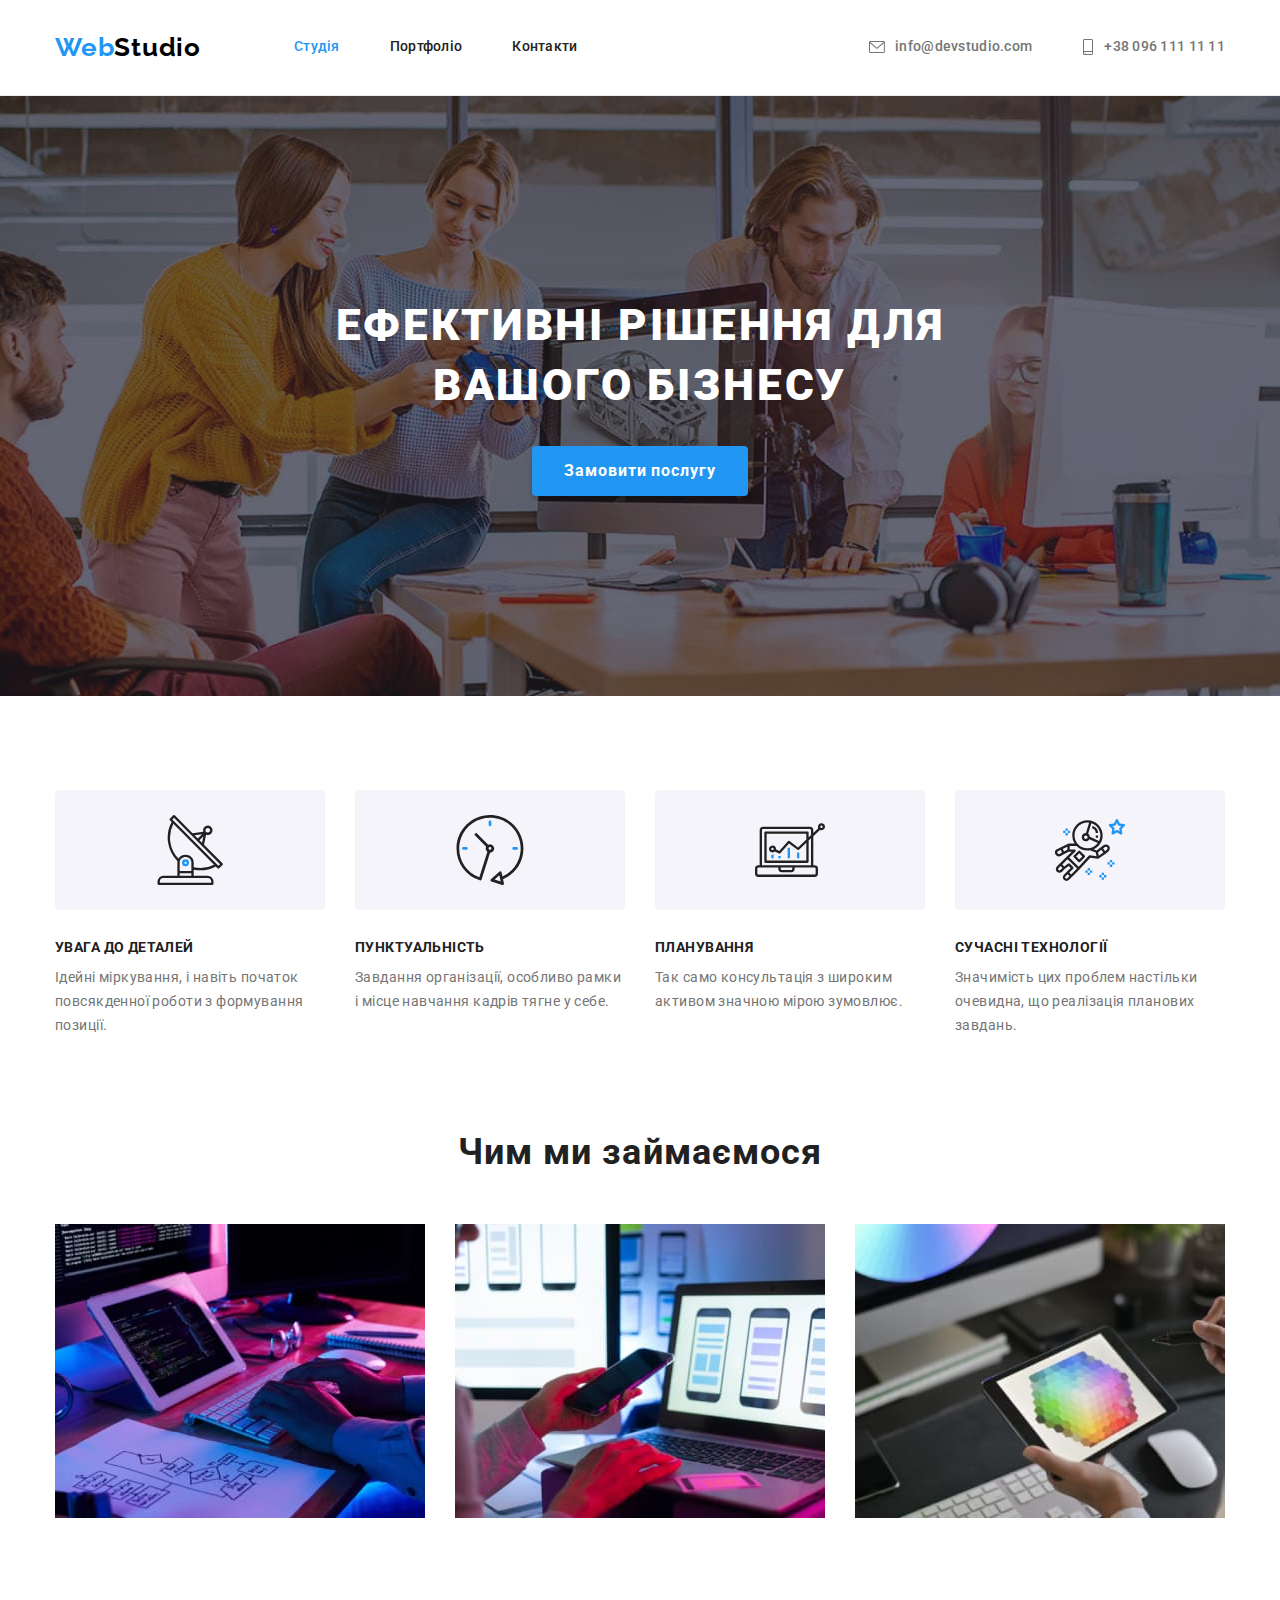
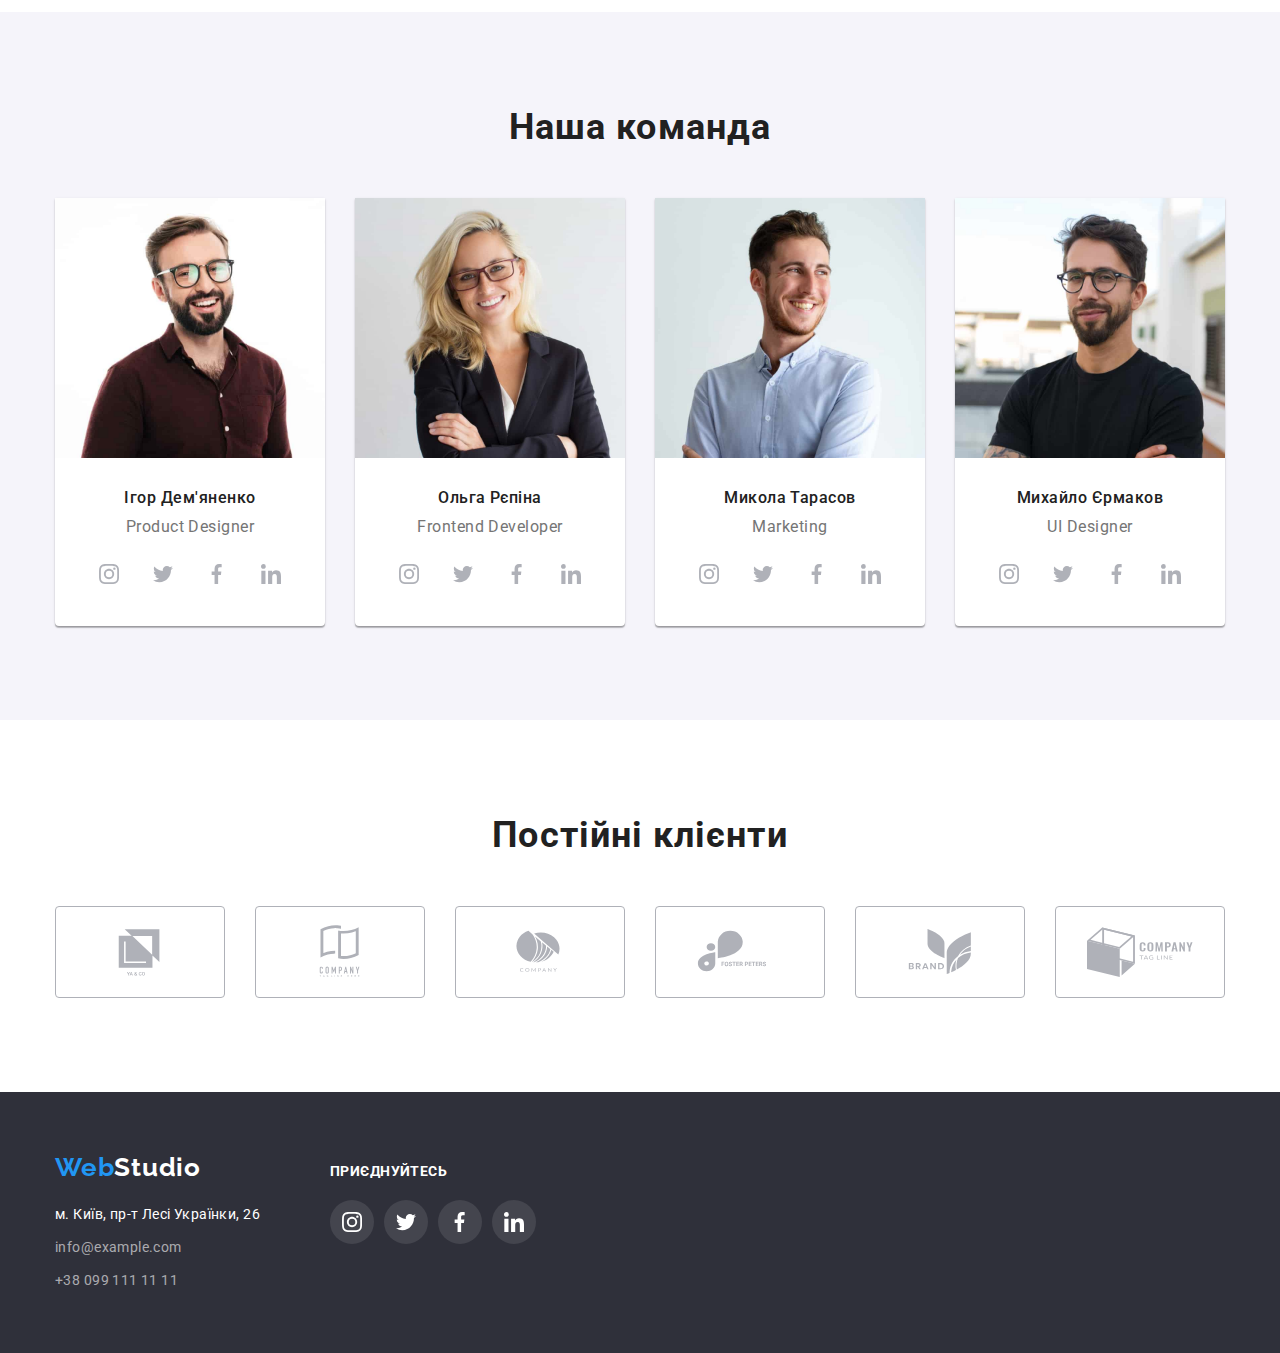
<file: index.html>
<!DOCTYPE html>
<html lang="uk">
	<head>
		<meta charset="UTF-8" />
		<meta http-equiv="X-UA-Compatible" content="IE=edge" />
		<meta name="viewport" content="width=device-width, initial-scale=1.0" />
		<title>WebStudio</title>
		<link rel="preconnect" href="https://fonts.googleapis.com" />
		<link rel="preconnect" href="https://fonts.gstatic.com" crossorigin />
		<link
			href="https://fonts.googleapis.com/css2?family=Raleway:wght@700&family=Roboto:wght@400;500;700;900&display=swap"
			rel="stylesheet"/>
		<link rel="stylesheet" href="https://cdnjs.cloudflare.com/ajax/libs/modern-normalize/1.1.0/modern-normalize.min.css" 
			integrity="sha512-wpPYUAdjBVSE4KJnH1VR1HeZfpl1ub8YT/NKx4PuQ5NmX2tKuGu6U/JRp5y+Y8XG2tV+wKQpNHVUX03MfMFn9Q==" 
			crossorigin="anonymous" 
			referrerpolicy="no-referrer" />
		<link rel="stylesheet" href="./css/styles.css" />
	</head>

<header class="header">

	<div class="container head-design">
				<a class="logo" href="./index.html">Web<span class="logo-black">Studio</span> </a>
				<nav>
					<ul class="header-navigation list">
						<li class="nav-item"><a href="./index.html" class="header-link current">Студія</a></li>
						<li class="nav-item"><a href="./portfolio.html" class="header-link">Портфоліо</a></li>
						<li class="nav-item"><a href="" class="header-link">Контакти</a></li>
					</ul>
				</nav>
				<ul class="header-nav list">
					<li class="nav-item">
						<a href="mailto:info@devstudio.com" class="header-adres mail" >
							<svg class="mail-icon" width="16" height="12">
							<use href="./images/icons.svg#icon-mail"></use> 
							</svg>
						info@devstudio.com</a>
					</li>
					<li class="nav-item">
						<a href="tel:+380961111111" class="header-adres tel">
							<svg class="mail-icon" width="12" height="16">
							<use href="./images/icons.svg#icon-smartphone"></use> 
							</svg>
							+38 096 111 11 11</a>
					</li>
				</ul>
	</div>
</header>

	<main>
	<section class="section hero-section">
		<h1 class="hero-title">Ефективні рішення для вашого бізнесу</h1>
					<button type="button" class="button">Замовити послугу</button>
			
	</section> 
	
			<section class="section original">
				<div class="container con-original">	
					<h2 class="visually-hidden">Особливості</h2>
					<ul class="original-list list">
						<li class="original-item">
							<div class="original-icon-fon"> 
								<svg class="original-icon"> 
									<use href="./images/icons.svg#icon-antenna">
									</use>
								</svg>
							</div>
							<h3 class="original-title">Увага до деталей</h3>
							<p class="original-pretitle pretitle">
								Ідейні міркування, і навіть початок повсякденної роботи з формування позиції.
							</p>
						</li>
						<li class="original-item">
							<div class="original-icon-fon"> 
								<svg class="original-icon"> 
									<use href="./images/icons.svg#icon-clock">
									</use>
								</svg>
							</div>							
							<h3 class="original-title">Пунктуальність</h3>
							<p class="original-pretitle">
								Завдання організації, особливо рамки і місце навчання кадрів тягне у себе.
							</p>
						</li>
						<li class="original-item">
							<div class="original-icon-fon"> 
								<svg class="original-icon"> 
									<use href="./images/icons.svg#icon-diagram">
									</use>
								</svg>
							</div>							
							<h3 class="original-title">Планування</h3>
							<p class="original-pretitle">Так само консультація з широким активом значною мірою зумовлює.</p>
						</li>
						<li class="original-item">
							<div class="original-icon-fon"> 
								<svg class="original-icon"> 
									<use href="./images/icons.svg#icon-astronaut">
									</use>
								</svg>
							</div>							
							<h3 class="original-title">Сучасні технології</h3>
							<p class="original-pretitle">
								Значимість цих проблем настільки очевидна, що реалізація планових завдань.
							</p>
						</li>
					</ul>
				</div>				
			</section>


<section class="section con-robota">
	<div class="container">
					<h2 class="robota-title title">Чим ми займаємося</h2>
					<ul class="robota-list list">
						<li class="robota-item">
							<img src="./images/img1.jpg" alt="Програмування на планшеті" width="370"/>
						</li>
						<li class="robota-item">
							<img src="./images/img2.jpg" alt="Разробка аплікацій на телефон" width="370"/>
						</li>
						<li class="robota-item">
							<img src="./images/img3.jpg" alt="Кольорова схема" width="370"/>
						</li>
					</ul>
	</div>				
</section>


<section class="section komanda">
	<div class="container con-komanda">					
		<h2 class="comanda-title title">Наша команда</h2>
					<ul class="comanda-list list">
						<li class="foto-item-fio">
							<img src="./images/igor.jpg" alt="фото Ігоря" width="270" />
						<div class="cont-fio">
							<h3 class="fio">Ігор Дем'яненко</h3>
							<p class="profesion" lang="en">Product Designer</p>
							<ul class="com-soc list">
								<li class="com-soc-item">
									<a href="https://www.instagram.com/"  target="_blank" rel="noopener nofollow noreferrer" class="com-soc-link link">
										<svg class="com-soc-icon">
											<use href="./images/icons.svg#icon-instagram">
											</use> 
										</svg>
									</a>
								</li>
								<li class="com-soc-item">
									<a href="https://twitter.com"  target="_blank" rel="noopener nofollow noreferrer" class="com-soc-link link">
										<svg class="com-soc-icon">
											<use href="./images/icons.svg#icon-twitter">
											</use> 
										</svg>
									</a>
								</li>
								<li class="com-soc-item">
									<a href="https://www.facebook.com/"  target="_blank" rel="noopener nofollow noreferrer" class="com-soc-link link">
										<svg class="com-soc-icon">
											<use href="./images/icons.svg#icon-facebook">
											</use> 
										</svg>
									</a>
								</li>
								<li class="com-soc-item">
									<a href="https://www.linkedin.com/"  target="_blank" rel="noopener nofollow noreferrer" class="com-soc-link link">
										<svg class="com-soc-icon">
											<use href="./images/icons.svg#icon-linkedin">
											</use> 
										</svg>
									</a>
								</li>
							</ul>
						</div>
						</li>
						<li class="foto-item-fio">
							<img src="./images/olga.jpg" alt="фото Ольги" width="270" />
						<div class="cont-fio">
							<h3 class="fio">Ольга Рєпіна</h3>
							<p class="profesion" lang="en">Frontend Developer</p>
							<ul class="com-soc list">
								<li class="com-soc-item">
									<a href="https://www.instagram.com/"  target="_blank" rel="noopener nofollow noreferrer" class="com-soc-link link">
										<svg class="com-soc-icon">
											<use href="./images/icons.svg#icon-instagram">
											</use> 
										</svg>
									</a>
								</li>
								<li class="com-soc-item">
									<a href="https://twitter.com"  target="_blank" rel="noopener nofollow noreferrer" class="com-soc-link link">
										<svg class="com-soc-icon">
											<use href="./images/icons.svg#icon-twitter">
											</use> 
										</svg>
									</a>
								</li>
								<li class="com-soc-item">
									<a href="https://www.facebook.com/"  target="_blank" rel="noopener nofollow noreferrer" class="com-soc-link link">
										<svg class="com-soc-icon">
											<use href="./images/icons.svg#icon-facebook">
											</use> 
										</svg>
									</a>
								</li>
								<li class="com-soc-item">
									<a href="https://www.linkedin.com/"  target="_blank" rel="noopener nofollow noreferrer" class="com-soc-link link">
										<svg class="com-soc-icon">
											<use href="./images/icons.svg#icon-linkedin">
											</use> 
										</svg>
									</a>
								</li>
							</ul>							
						</div>
						</li>
						<li class="foto-item-fio">
							<img src="./images/nikolay.jpg" alt="фото Миколи" width="270" />
						<div class="cont-fio">
							<h3 class="fio">Микола Тарасов</h3>
							<p class="profesion" lang="en">Marketing</p>
							<ul class="com-soc list">
								<li class="com-soc-item">
									<a href="https://www.instagram.com/"  target="_blank" rel="noopener nofollow noreferrer" class="com-soc-link link">
										<svg class="com-soc-icon">
											<use href="./images/icons.svg#icon-instagram">
											</use> 
										</svg>
									</a>
								</li>
								<li class="com-soc-item">
									<a href="https://twitter.com"  target="_blank" rel="noopener nofollow noreferrer" class="com-soc-link link">
										<svg class="com-soc-icon">
											<use href="./images/icons.svg#icon-twitter">
											</use> 
										</svg>
									</a>
								</li>
								<li class="com-soc-item">
									<a href="https://www.facebook.com/"  target="_blank" rel="noopener nofollow noreferrer" class="com-soc-link link">
										<svg class="com-soc-icon">
											<use href="./images/icons.svg#icon-facebook">
											</use> 
										</svg>
									</a>
								</li>
								<li class="com-soc-item">
									<a href="https://www.linkedin.com/"  target="_blank" rel="noopener nofollow noreferrer" class="com-soc-link link">
										<svg class="com-soc-icon">
											<use href="./images/icons.svg#icon-linkedin">
											</use> 
										</svg>
									</a>
								</li>
							</ul>							
						</div>
						</li>
						<li class="foto-item-fio">
							<img src="./images/mihail.jpg" alt="фото Михайла" width="270" />
						<div class="cont-fio">
							<h3 class="fio">Михайло Єрмаков</h3>
							<p class="profesion" lang="en">UI Designer</p>
							<ul class="com-soc list">
								<li class="com-soc-item">
									<a href="https://www.instagram.com/"  target="_blank" rel="noopener nofollow noreferrer" class="com-soc-link link">
										<svg class="com-soc-icon">
											<use href="./images/icons.svg#icon-instagram">
											</use> 
										</svg>
									</a>
								</li>
								<li class="com-soc-item">
									<a href="https://twitter.com"  target="_blank" rel="noopener nofollow noreferrer" class="com-soc-link link">
										<svg class="com-soc-icon">
											<use href="./images/icons.svg#icon-twitter">
											</use> 
										</svg>
									</a>
								</li>
								<li class="com-soc-item">
									<a href="https://www.facebook.com/"  target="_blank" rel="noopener nofollow noreferrer" class="com-soc-link link">
										<svg class="com-soc-icon">
											<use href="./images/icons.svg#icon-facebook">
											</use> 
										</svg>
									</a>
								</li>
								<li class="com-soc-item">
									<a href="https://www.linkedin.com/"  target="_blank" rel="noopener nofollow noreferrer" class="com-soc-link link">
										<svg class="com-soc-icon">
											<use href="./images/icons.svg#icon-linkedin">
											</use> 
										</svg>
									</a>
								</li>
							</ul>							
						</div>
						</li>
					</ul>
	</div>				
			</section>
			</main>

<section class="section clients">
	<div class="container">
	<h2 class="clients-title title">Постійні клієнти</h2>
<ul class="clients-list list">
<li class="clients-item">
	<a href="" class="clients-link">
	<svg class="clients-icon">
		<use href="./images/icons.svg#icon-ya">
		</use> 
		</svg>
	</a>
</li>
<li class="clients-item">
	<a href="" class="clients-link">
	<svg class="clients-icon">
		<use href="./images/icons.svg#icon-co">
		</use> 
		</svg>
	</a>
</li>
<li class="clients-item">
	<a href="" class="clients-link">
	<svg class="clients-icon">
		<use href="./images/icons.svg#icon-company3">
		</use> 
		</svg>
	</a>
</li>
<li class="clients-item">
	<a href="" class="clients-link">
	<svg class="clients-icon">
		<use href="./images/icons.svg#icon-fp">
		</use> 
		</svg>
	</a>
</li>
<li class="clients-item">
	<a href="" class="clients-link">
	<svg class="clients-icon">
		<use href="./images/icons.svg#icon-band">
		</use> 
		</svg>
	</a>
</li>
<li class="clients-item">
	<a href="" class="clients-link">
	<svg class="clients-icon">
		<use href="./images/icons.svg#icon-bag">
		</use> 
		</svg>
	</a>
</li>
</ul>
	</div>
</section>

<footer class="footer">
	<div class=" container">
			<div class="footer-nav-content">
					<a class="logo" href="./index.html">Web<span class="logo-white">Studio</span> </a>
					<address>
						<ul class="footer-adres list">
							<li class="footer-item">
								<a
									href="https://goo.gl/maps/RHjdxaCmpPA8mE757"
									target="_blank"
									rel="noopener noreferrer"
									class="karta"
								>
									м. Київ, пр-т Лесі Українки, 26
								</a>
							</li>
							<li class="footer-item">
								<a href="mailto:info@example.com" class="footer-akcent">info@example.com</a>
							</li>
							<li class="footer-item">
								<a href="tel:+380991111111" class="footer-akcent">+38 099 111 11 11</a>
							</li>
						</ul>
					</address>
			</div>
			<div class="footer-sosial">
				<h2 class="sosial-title">Приєднуйтесь</h2>
<ul class="footer-soc list">
								<li class="footer-soc-item">
									<a href="https://www.instagram.com/"  target="_blank" rel="noopener nofollow noreferrer" class="footer-soc-link link">
										<svg class="footer-soc-icon">
											<use href="./images/icons.svg#icon-instagram">
											</use> 
										</svg>
									</a>
								</li>
								<li class="footer-soc-item">
									<a href="https://twitter.com"  target="_blank" rel="noopener nofollow noreferrer" class="footer-soc-link link">
										<svg class="footer-soc-icon">
											<use href="./images/icons.svg#icon-twitter">
											</use> 
										</svg>
									</a>
								</li>
								<li class="footer-soc-item">
									<a href="https://www.facebook.com/"  target="_blank" rel="noopener nofollow noreferrer" class="footer-soc-link link">
										<svg class="footer-soc-icon">
											<use href="./images/icons.svg#icon-facebook">
											</use> 
										</svg>
									</a>
								</li>
								<li class="footer-soc-item">
									<a href="https://www.linkedin.com/"  target="_blank" rel="noopener nofollow noreferrer" class="footer-soc-link link">
										<svg class="footer-soc-icon">
											<use href="./images/icons.svg#icon-linkedin">
											</use> 
										</svg>
									</a>
								</li>
							</ul>							
						</div>
			</div>
		

</footer>
		
</body>
</html>
</file>
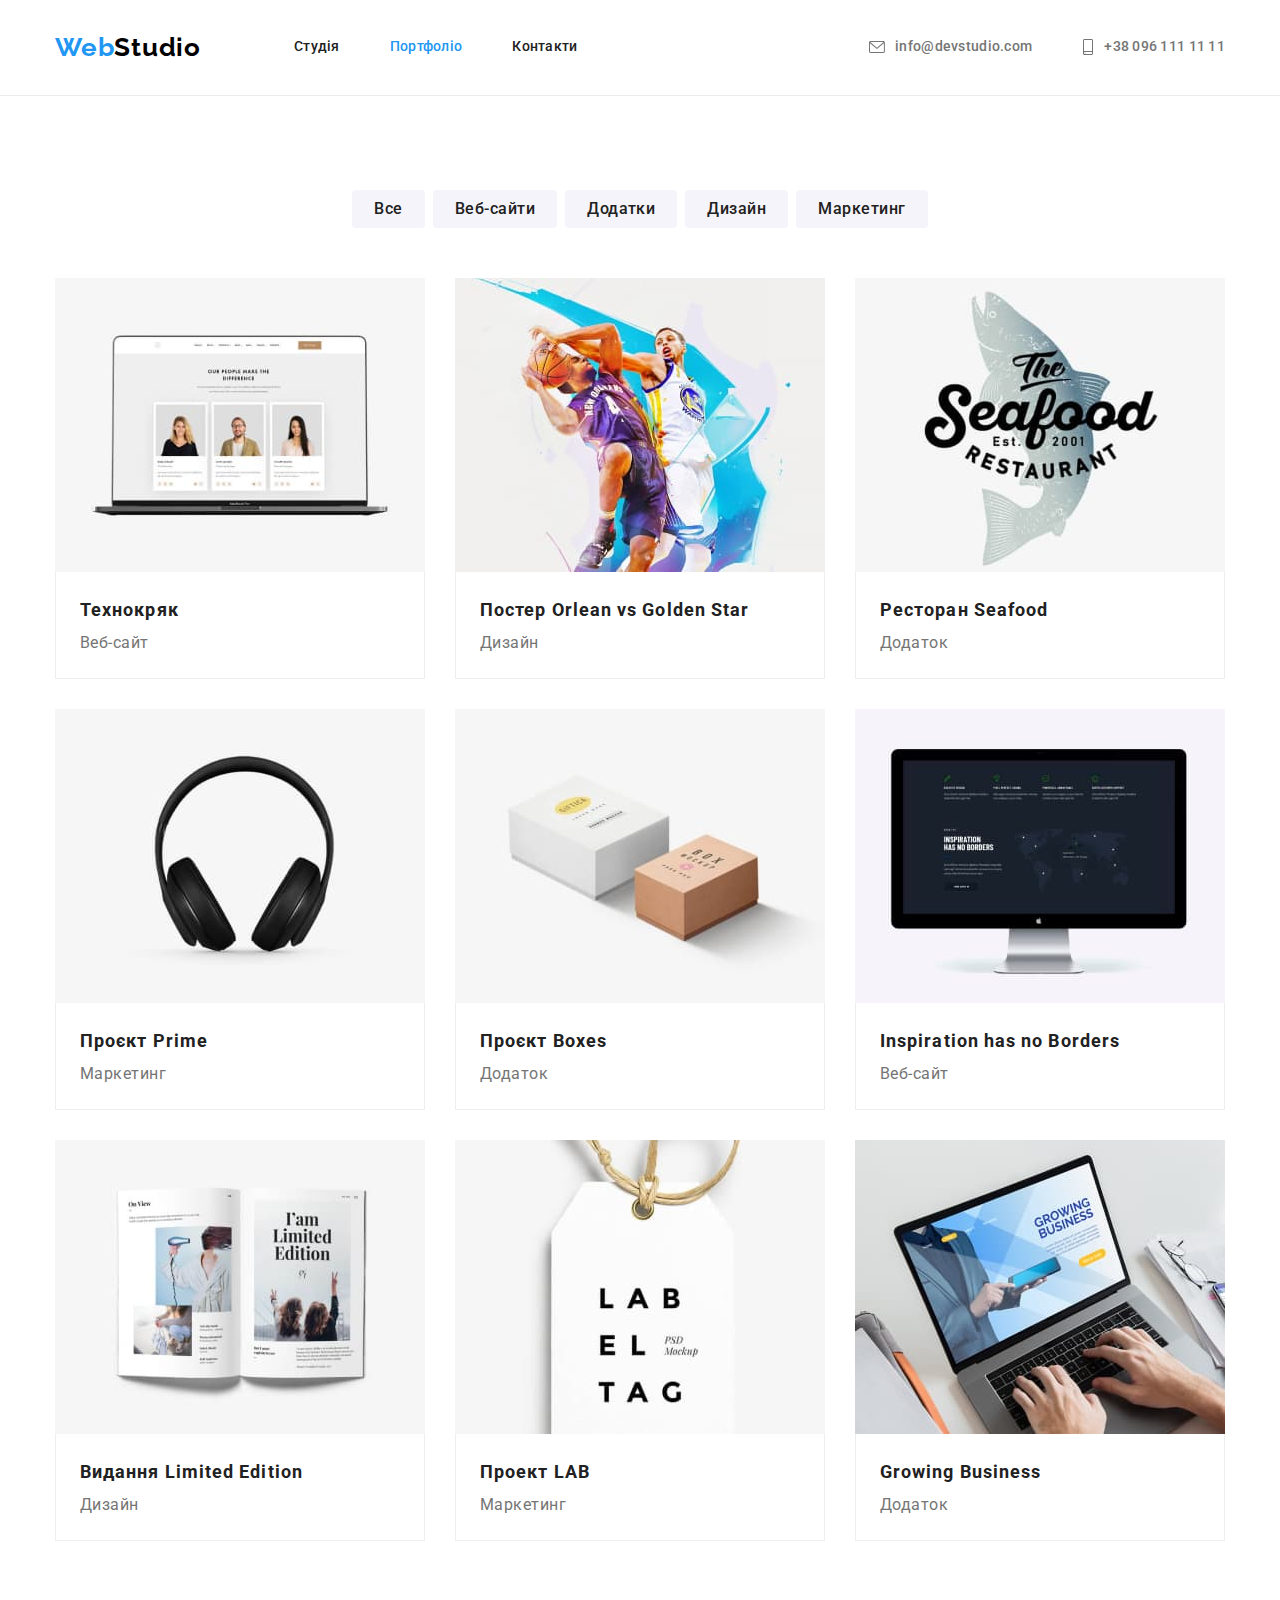
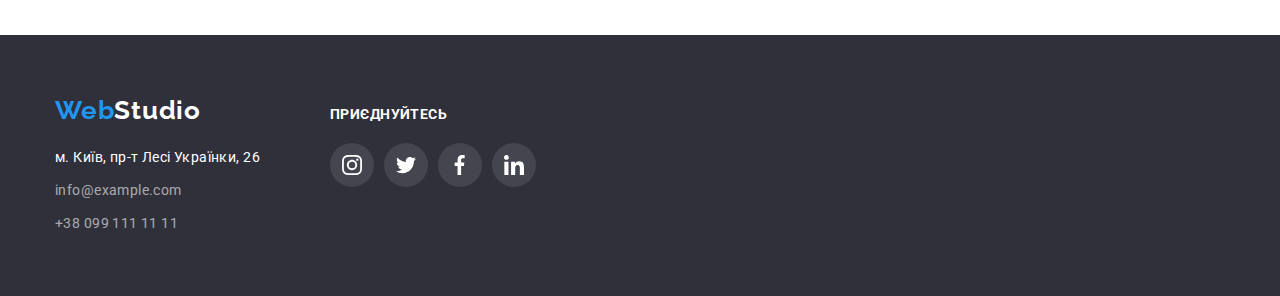
<file: portfolio.html>
<!DOCTYPE html>
<html lang="uk">
	<head>
		<meta charset="UTF-8" />
		<meta http-equiv="X-UA-Compatible" content="IE=edge" />
		<meta name="viewport" content="width=device-width, initial-scale=1.0" />
		<title>Portfolio</title>
		<link rel="preconnect" href="https://fonts.googleapis.com" />
		<link rel="preconnect" href="https://fonts.gstatic.com" crossorigin />
		<link
			href="https://fonts.googleapis.com/css2?family=Raleway:wght@700&family=Roboto:wght@400;500;700;900&display=swap"
			rel="stylesheet"
		/>
		<link
			rel="stylesheet"
			href="https://cdnjs.cloudflare.com/ajax/libs/modern-normalize/1.1.0/modern-normalize.min.css"
			integrity="sha512-wpPYUAdjBVSE4KJnH1VR1HeZfpl1ub8YT/NKx4PuQ5NmX2tKuGu6U/JRp5y+Y8XG2tV+wKQpNHVUX03MfMFn9Q=="
			crossorigin="anonymous"
			referrerpolicy="no-referrer"
		/>
		<link rel="stylesheet" href="./css/styles.css" />
	</head>

	<body>
		<header class="header">
			<div class="container head-design">
				<a class="logo" href="./index.html">Web<span class="logo-black">Studio</span> </a>
				<nav>
					<ul class="header-navigation list">
						<li class="nav-item"><a href="./index.html" class="header-link">Студія</a></li>
						<li class="nav-item"><a href="./portfolio.html" class="header-link current">Портфоліо</a></li>
						<li class="nav-item"><a href="" class="header-link">Контакти</a></li>
					</ul>
				</nav>
				<ul class="header-nav list">
					<li class="nav-item">
						<a href="mailto:info@devstudio.com" class="header-adres mail">
							<svg class="mail-icon" width="16" height="12">
								<use href="./images/icons.svg#icon-mail"></use>
							</svg>
							info@devstudio.com</a
						>
					</li>
					<li class="nav-item">
						<a href="tel:+380961111111" class="header-adres tel">
							<svg class="mail-icon" width="12" height="16">
								<use href="./images/icons.svg#icon-smartphone"></use>
							</svg>
							+38 096 111 11 11</a
						>
					</li>
				</ul>
			</div>
		</header>

		<main>
			<section class="portfolio section">
				<div class="container">
					<h1 class="visually-hidden">Портфоліо</h1>
					<ul class="portfolio-list list">
						<li class="port-btn"><button type="button" class="portfolio-filtr">Все</button></li>
						<li class="port-btn"><button type="button" class="portfolio-filtr">Веб-сайти</button></li>
						<li class="port-btn"><button type="button" class="portfolio-filtr">Додатки</button></li>
						<li class="port-btn"><button type="button" class="portfolio-filtr">Дизайн</button></li>
						<li class="port-btn"><button type="button" class="portfolio-filtr">Маркетинг</button></li>
					</ul>

					<ul class="portfolio-item">
						<li class="foto-item list port">
							<a href="" class="port-shad">
								<img src="./images/tekhno.jpg" alt="сайт на ноутбуці" width="370" />
								<div class="port-section">
									<h2 class="portfolio-title">Технокряк</h2>
									<p class="portfolio-pretitle">Веб-сайт</p>
								</div>
							</a>
						</li>
						<li class="foto-item list port">
							<a href="" class="port-shad">
								<img
									src="./images/new-orlean.jpg"
									alt=" два баскетболіста з м‘ячем на фоні розлитої синьої фарбою"
									width="370"
								/>
								<div class="port-section">
									<h2 class="portfolio-title">
										Постер
										<span lang="en">Orlean vs Golden Star</span>
									</h2>
									<p class="portfolio-pretitle">Дизайн</p>
								</div></a
							>
						</li>
						<li class="foto-item list port">
							<a href="" class="port-shad">
								<img src="./images/seafood.jpg" alt="логотип компанії - назва ресторану на фоні млюнку риби" />
								<div class="port-section">
									<h2 class="portfolio-title">
										Ресторан
										<span lang="en">Seafood</span>
									</h2>
									<p class="portfolio-pretitle">Додаток</p>
								</div></a
							>
						</li>
						<li class="foto-item list port">
							<a href="" class="port-shad">
								<img src="./images/prime.jpg" alt="чорні навушники на білому фоні" width="370" />
								<div class="port-section">
									<h2 class="portfolio-title">
										Проєкт
										<span lang="en">Prime</span>
									</h2>
									<p class="portfolio-pretitle">Маркетинг</p>
								</div></a
							>
						</li>
						<li class="foto-item list port">
							<a href="" class="port-shad">
								<img src="./images/boxes.jpg" alt="коробки на білому фоні, одна біла інша оранжова" width="370" />
								<div class="port-section">
									<h2 class="portfolio-title">
										Проєкт
										<span lang="en">Boxes</span>
									</h2>
									<p class="portfolio-pretitle">Додаток</p>
								</div></a
							>
						</li>
						<li class="foto-item list port">
							<a href="" class="port-shad">
								<img src="./images/borders.jpg" alt="монітор з відкритим сайтом" width="370" />
								<div class="port-section">
									<h2 class="portfolio-title" lang="en">Inspiration has no Borders</h2>
									<p class="portfolio-pretitle">Веб-сайт</p>
								</div></a
							>
						</li>
						<li class="foto-item list port">
							<a href="" class="port-shad">
								<img src="./images/edition.jpg" alt="книга" width="370" />
								<div class="port-section">
									<h2 class="portfolio-title">
										Видання
										<span lang="en">Limited Edition</span>
									</h2>
									<p class="portfolio-pretitle">Дизайн</p>
								</div></a
							>
						</li>
						<li class="foto-item list port">
							<a href="" class="port-shad">
								<img src="./images/lab.jpg" alt="етікетка-логотип" width="370" />
								<div class="port-section">
									<h2 class="portfolio-title">
										Проект
										<span lang="en">LAB</span>
									</h2>
									<p class="portfolio-pretitle">Маркетинг</p>
								</div></a
							>
						</li>
						<li class="foto-item list port">
							<a href="" class="port-shad">
								<img src="./images/business.jpg" alt="сайт відкритий на ноутбуці" width="370" />
								<div class="port-section">
									<h2 class="portfolio-title" lang="en">Growing Business</h2>
									<p class="portfolio-pretitle">Додаток</p>
								</div></a
							>
						</li>
					</ul>
				</div>
			</section>
		</main>

		<footer class="footer">
			<div class="container">
				<div class="footer-nav-content">
					<a class="logo" href="./index.html">Web<span class="logo-white">Studio</span> </a>
					<address>
						<ul class="footer-adres list">
							<li class="footer-item">
								<a href="https://goo.gl/maps/RHjdxaCmpPA8mE757" target="_blank" rel="noopener noreferrer" class="karta">
									м. Київ, пр-т Лесі Українки, 26
								</a>
							</li>
							<li class="footer-item">
								<a href="mailto:info@example.com" class="footer-akcent">info@example.com</a>
							</li>
							<li class="footer-item">
								<a href="tel:+380991111111" class="footer-akcent">+38 099 111 11 11</a>
							</li>
						</ul>
					</address>
				</div>
				<div class="footer-sosial">
					<h2 class="sosial-title">Приєднуйтесь</h2>
					<ul class="footer-soc list">
						<li class="footer-soc-item">
							<a
								href="https://www.instagram.com/"
								target="_blank"
								rel="noopener nofollow noreferrer"
								class="footer-soc-link link"
							>
								<svg class="footer-soc-icon">
									<use href="./images/icons.svg#icon-instagram"></use>
								</svg>
							</a>
						</li>
						<li class="footer-soc-item">
							<a
								href="https://twitter.com"
								target="_blank"
								rel="noopener nofollow noreferrer"
								class="footer-soc-link link"
							>
								<svg class="footer-soc-icon">
									<use href="./images/icons.svg#icon-twitter"></use>
								</svg>
							</a>
						</li>
						<li class="footer-soc-item">
							<a
								href="https://www.facebook.com/"
								target="_blank"
								rel="noopener nofollow noreferrer"
								class="footer-soc-link link"
							>
								<svg class="footer-soc-icon">
									<use href="./images/icons.svg#icon-facebook"></use>
								</svg>
							</a>
						</li>
						<li class="footer-soc-item">
							<a
								href="https://www.linkedin.com/"
								target="_blank"
								rel="noopener nofollow noreferrer"
								class="footer-soc-link link"
							>
								<svg class="footer-soc-icon">
									<use href="./images/icons.svg#icon-linkedin"></use>
								</svg>
							</a>
						</li>
					</ul>
				</div>
			</div>
		</footer>
	</body>
</html>
</file>
<file: css/styles.css>
/*основа*/
:root {
	--fon-akcent: #2f303a;
	--white-color: #ffffff;
	--fon-color: #f5f5f5;
	--primary-text-color: #212121;
	--pretitle-color: #757575;
	--akcent-color: #2196f3;
}

html {
	box-sizing: border-box;
}

* {
	box-sizing: inherit;
	margin: 0px;
	padding: 0px;
}

body {
	font-family: "Roboto", sans-serif;
	color: var(--primary-text-color);
}
ul {
	padding-left: 0px;
}

h1,
h2,
h3,
h4,
h5,
p {
	margin-top: 0px;
	margin-bottom: 0px;
}
img {
	display: block;
	max-width: 100%;
	height: auto;
}
.container {
	width: 1200px;
	padding-left: 15px;
	padding-right: 15px;
	margin: 0px auto;
	/* outline: 2px solid tomato; */
}

.section {
	padding: 94px 0 94px 0;
}

/*лого з варіантами*/
.logo {
	font-family: "Raleway", sans-serif;
	font-weight: 700;
	font-size: 26px;
	line-height: 1.19;
	letter-spacing: 0.03em;
	color: var(--akcent-color);
	text-decoration: none;
	margin-right: 93px;
}

.logo-black {
	color: #000000;
}

.logo-white {
	color: var(--white-color);
}

/*Хедер*/
.head-design {
	display: flex;
	align-items: center;
}

.header {
	border-bottom: 1px solid #ececec;
}

.header .logo {
	padding-top: 32px;
	padding-bottom: 32px;
}

/*Навігація хедер*/
.list {
	list-style: none;

	margin-top: 0px;
	margin-bottom: 0;
}

.header-navigation,
.header-nav {
	display: flex;
	gap: 50px;
}

.header-link,
.header-adres {
	font-weight: 500;
	font-size: 14px;
	line-height: 1.14;
	letter-spacing: 0.02em;
	text-decoration: none;

	display: block;
}

.header-link {
	color: var(--primary-text-color);
}
.header-adres {
	color: var(--pretitle-color);
	fill: var(--akcent-color);
}
.header-link:hover,
.header-link:focus,
.header-adres:hover,
.header-adres:focus {
	color: var(--akcent-color);
}

.header-link.current {
	color: var(--akcent-color);
}
.header-nav {
	margin-left: auto;
}
.header-adres.mail,
.header-adres.tel {
	display: flex;
	align-items: center;
	gap: 10px;
	fill: var(--pretitle-color);
}

.header-adres:hover .mail-icon,
.header-adres:focus .mail-icon,
.header-adres:hover .tel-icon,
.header-adres:focus .tel-icon {
	fill: currentColor;
}

/*Футер*/
.footer {
	background-color: var(--fon-akcent);

	font-size: 14px;
	line-height: 1.71;
	letter-spacing: 0.03em;
	padding-top: 60px;
	padding-bottom: 60px;
}
.karta,
.footer-akcent {
	font-style: normal;

	text-decoration: none;
	cursor: default;
}
.karta {
	color: var(--white-color);
}
.footer-akcent {
	color: hsla(0, 0%, 100%, 0.6);
}
.karta:hover,
.karta:focus,
.footer-akcent:hover,
.footer-akcent:focus {
	color: var(--akcent-color);
}
.footer .logo {
	display: block;
	margin-bottom: 20px;
	margin-right: 0px;
}

.footer-item:not(:last-child) {
	margin-bottom: 9px;
}

.sosial-title {
	font-weight: 700;
	font-size: 14px;
	line-height: 1.14;
	letter-spacing: 0.03em;
	text-transform: uppercase;
	color: var(--white-color);
	margin-bottom: 20px;
}

.footer-soc-link {
	width: 44px;
	height: 44px;
	border-radius: 50%;
	background: rgba(255, 255, 255, 0.1);
	display: flex;
	align-items: center;
	justify-content: center;
	color: var(--white-color);
}

.footer-soc-icon {
	width: 20px;
	height: 20px;
	fill: currentColor;
}

.footer-soc {
	display: flex;
	gap: 10px;
}

.footer-soc-link:hover,
.footer-soc-link:focus {
	background-color: var(--akcent-color);
}

.footer .container {
	display: flex;
	align-items: baseline;
	gap: 70px;
}
/* ============Studio Page=============== */
/*Герой*/
.hero-section {
	padding-top: 200px;
	padding-bottom: 200px;
	text-align: center;
	max-width: 1600px;
	background-image: linear-gradient(rgba(47, 48, 58, 0.4), rgba(47, 48, 58, 0.4)), url("../images/hero.jpg");
	background-repeat: no-repeat;
	background-position: center;
	background-size: cover;
	margin-left: auto;
	margin-right: auto;
	background-color: var(--fon-akcent); /*если фон не прогрузился*/
}

.hero-title {
	color: var(--white-color);
	text-align: center;
	font-weight: 900;
	font-size: 44px;
	line-height: 1.36;
	letter-spacing: 0.06em;
	text-transform: uppercase;
	max-width: 696px;
	margin: 0 auto;
	margin-bottom: 30px;
}

/*Кнопка*/
.button {
	display: inline-block;
	box-sizing: border-box;
	background-color: var(--akcent-color);

	font-family: inherit;
	font-size: 16px;
	font-weight: 700;
	line-height: 1.88;
	letter-spacing: 0.06em;
	text-align: center;
	color: var(--white-color);

	box-shadow: 0px 4px 4px rgba(0, 0, 0, 0.15);
	border-radius: 4px;
	border: none;

	padding: 10px 32px;
}

.button:focus,
.button:hover {
	background-color: #188ce8;
}

/*Секція Особливості*/
.original {
	background-color: var(--white-color);
}
.visually-hidden {
	position: absolute;
	width: 1px;
	height: 1px;
	margin: -1px;
	border: 0;
	padding: 0;
	white-space: nowrap;
	clip-path: inset(100%);
	clip: rect(0 0 0 0);
	overflow: hidden;
}

.original-list {
	display: flex;
	flex-wrap: wrap;
}

.original-item {
	width: calc((100% - 90px) / 4);
	/* justify-content: space-between; */
}
/*вот тут внимание*/
.original-item + .original-item {
	margin-left: 30px;
}

.original-icon-fon {
	height: 120px;
	background-color: #f5f4fa;
	border-radius: 4px;
	margin-bottom: 30px;
	display: flex;
	justify-content: center;
	align-items: center;
}

.original-icon {
	width: 70px;
	height: 70px;
}

.original-title {
	font-weight: 700;
	font-size: 14px;
	line-height: 1.14;
	letter-spacing: 0.03em;
	text-transform: uppercase;
	margin-bottom: 10px;
}

.original-pretitle {
	font-size: 14px;
	line-height: 1.71;
	letter-spacing: 0.03em;

	color: var(--pretitle-color);
}

.con-robota {
	padding-top: 0;
}
.robota-item {
	width: calc((100% - 60px) / 3);
}
.comanda-title,
.robota-title,
.clients-title {
	margin-bottom: 50px;
	text-align: center;
}

/*Работы*/
.robota-list {
	display: flex;
	gap: 30px;
}

.title {
	font-weight: 700;
	font-size: 36px;
	line-height: 1.17;
	letter-spacing: 0.03em;
	color: var(--primary-text-color);
}

/*Команда*/
.komanda {
	background-color: #f5f4fa;
	text-align: center;
}

.comanda-list {
	display: flex;
	flex-wrap: wrap;
	gap: 30px;
}

.foto-item-fio {
	width: calc((100% - 90px) / 4);
	background-color: var(--white-color);
	box-shadow: 0px 1px 3px rgba(0, 0, 0, 0.12), 0px 1px 1px rgba(0, 0, 0, 0.14), 0px 2px 1px rgba(0, 0, 0, 0.2);
	border-radius: 0px 0px 4px 4px;
}

.fio {
	font-weight: 500;
	font-size: 16px;

	line-height: 1.19;
	letter-spacing: 0.03em;

	color: var(--primary-text-color);
}

.profesion {
	line-height: 1.19;
	letter-spacing: 0.03em;

	color: var(--pretitle-color);

	margin-bottom: 16px;
}

.fio {
	margin-bottom: 10px;
}
.cont-fio {
	padding: 30px 5px;
}

.com-soc {
	display: flex;
	gap: 10px;
	justify-content: center;
}

.com-soc-link {
	width: 44px;
	height: 44px;
	border-radius: 50%;
	background: var(--white-color);
	display: flex;
	align-items: center;
	justify-content: center;
	color: var(--white-color);
}

.com-soc-link:hover,
.com-soc-link:focus {
	background-color: var(--akcent-color);
}
.com-soc-icon {
	width: 20px;
	height: 20px;
	fill: #afb1b8;
}

.com-soc-link:hover .com-soc-icon,
.com-soc-link:focus .com-soc-icon {
	fill: currentColor;
}

/*Наши клиенты*/
.clients-list {
	display: flex;
	gap: 30px;
}
.clients-item {
	width: 170px;
	height: 92px;
}

.clients-link {
	width: 100%;
	height: 100%;
	color: var(--akcent-color);
	border: 1px solid #afb1b8;
	border-radius: 4px;
	display: flex;
	align-items: center;
	justify-content: center;
}
.clients-icon {
	width: 106px;
	height: 60px;
	fill: #afb1b8;
}

.clients-link:hover .clients-icon,
.clients-link:focus .clients-icon {
	fill: currentColor;
}
.clients-link:hover,
.clients-link:focus {
	border: 1px solid currentColor;
}

/* ==========================-Portfolio Page============================ */

/*Фільтр*/
.portfolio-filtr {
	background-color: #f5f4fa;

	font-family: inherit;
	font-weight: 500;
	font-size: 16px;
	line-height: 1.63;
	letter-spacing: 0.03em;
	text-align: center;

	color: var(--primary-text-color);
	cursor: pointer;
	border: none;

	border-radius: 4px;

	display: block;
	padding: 6px 22px;
}

.portfolio-filtr:hover,
.portfolio-filtr:focus {
	background-color: var(--akcent-color);
	text-decoration: underline solid var(--akcent-color);
	color: var(--white-color);

	box-shadow: 0px 3px 1px rgba(0, 0, 0, 0.1), 0px 1px 2px rgba(0, 0, 0, 0.08), 0px 2px 2px rgba(0, 0, 0, 0.12);
}

/*Приклади*/
.port-shad {
	text-decoration: none;
	display: block;
}
.port-shad:hover,
.port-shad:focus {
	box-shadow: 0px 1px 1px rgba(0, 0, 0, 0.12), 0px 4px 4px rgba(0, 0, 0, 0.06), 1px 4px 6px rgba(0, 0, 0, 0.16);
}

.portfolio-title {
	font-weight: 700;
	font-size: 18px;
	line-height: 2;
	letter-spacing: 0.06em;

	color: var(--primary-text-color);
}

.portfolio-pretitle {
	line-height: 1.88;
	letter-spacing: 0.03em;

	color: var(--pretitle-color);
}

.foto-item.port {
	display: block;
	width: calc((100% - 60px) / 3);
}
.portfolio-list {
	display: flex;
	flex-wrap: wrap;
	gap: 8px;
	margin-bottom: 50px;
	justify-content: center;
}

.portfolio-item {
	display: flex;
	flex-wrap: wrap;
	gap: 30px;
}
.port-section {
	padding: 20px 24px;
	border: 1px solid #eeeeee;
	border-top: 0px;
}
</file>
